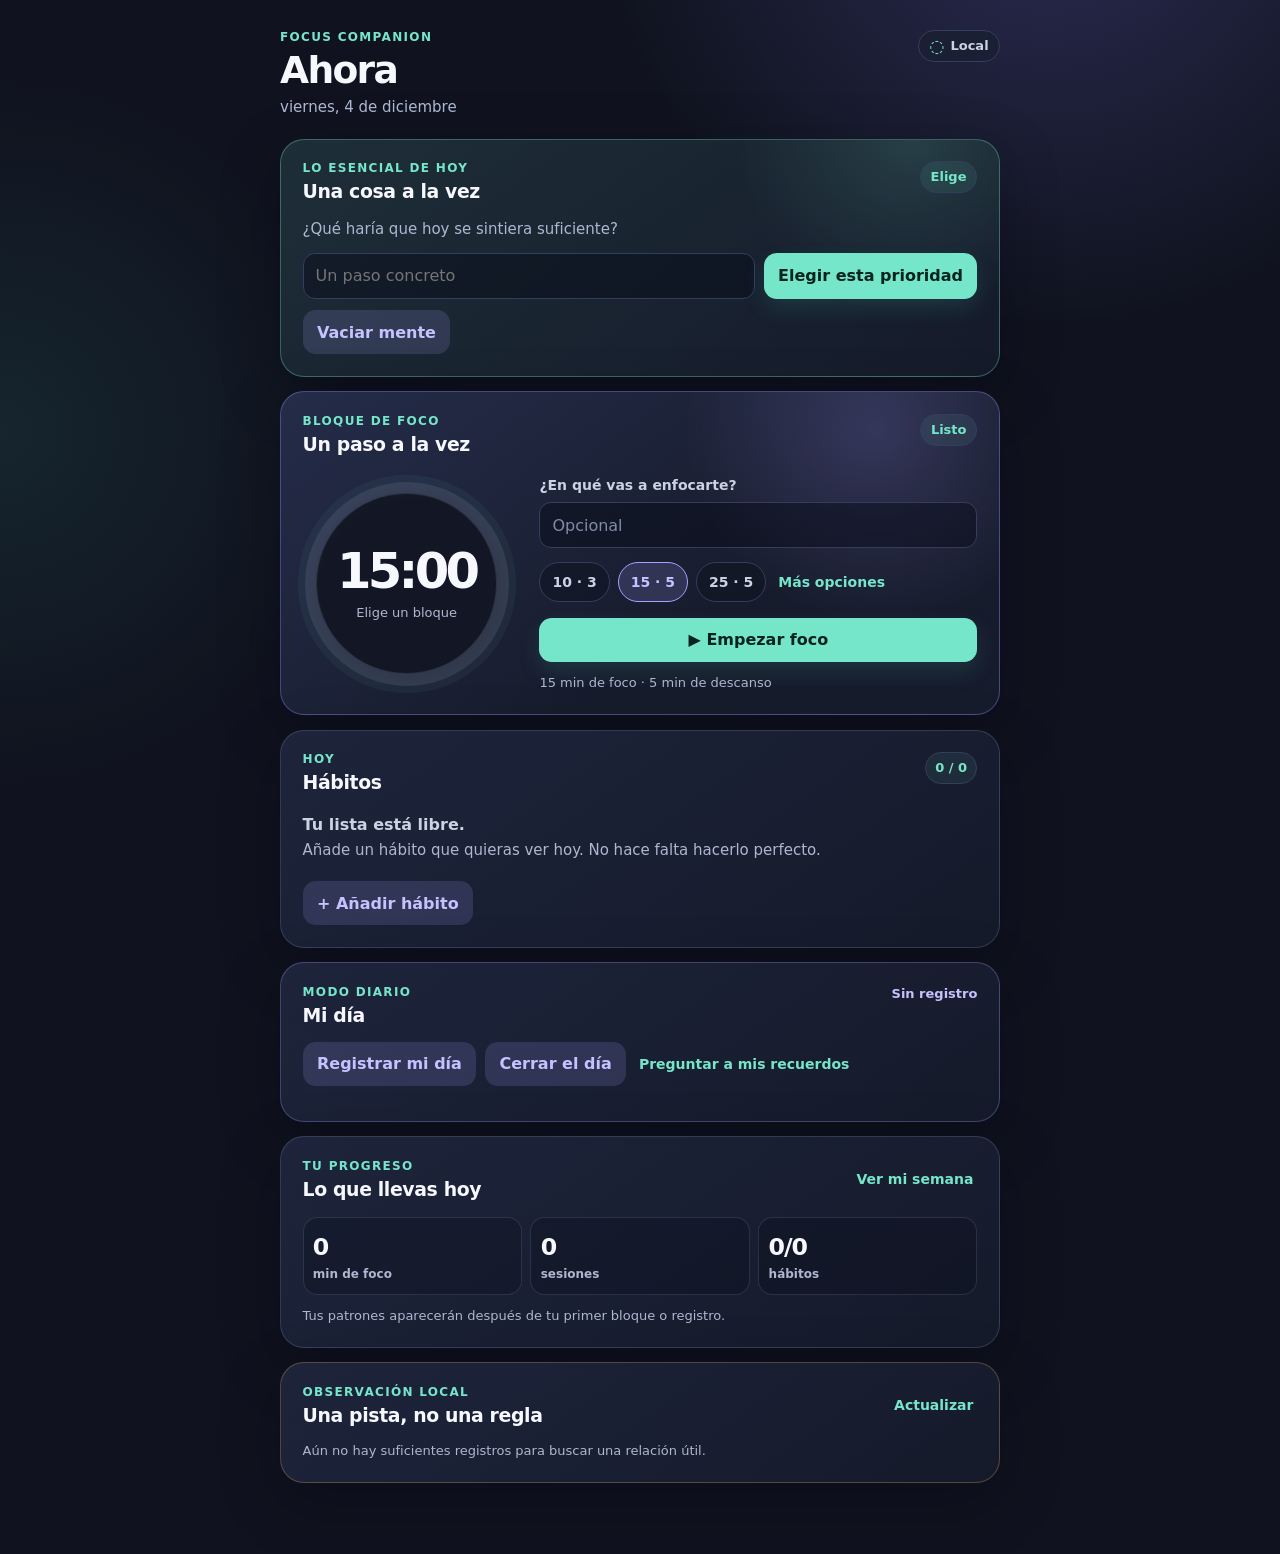
<file: assets/dashboard.html>
<!doctype html>
<html lang="es">
  <head>
    <meta charset="utf-8">
    <meta name="viewport" content="width=device-width, initial-scale=1, viewport-fit=cover">
    <meta name="theme-color" content="#10131f">
    <link rel="icon" type="image/svg+xml" href="data:image/svg+xml,%3Csvg xmlns='http://www.w3.org/2000/svg' viewBox='0 0 32 32'%3E%3Ccircle cx='16' cy='16' r='15' fill='%2310131f' stroke='%2376e6cb' stroke-width='2'/%3E%3Cpath d='m9 16 4.5 4.5L23.5 11' fill='none' stroke='%2376e6cb' stroke-linecap='round' stroke-linejoin='round' stroke-width='3'/%3E%3C/svg%3E">
    <title>Focus Companion</title>
    <link rel="stylesheet" href="style.css">
  </head>
  <body>
    <a class="skip-link" href="#main-content">Ir al contenido</a>

    <main id="main-content" class="app-shell">
      <header class="app-header">
        <div>
          <p class="eyebrow">FOCUS COMPANION</p>
          <h1>Ahora</h1>
          <p id="date-label" class="date-label"></p>
        </div>
        <span class="local-badge" title="Tus datos se guardan solo en este dispositivo">
          <span aria-hidden="true">◌</span> Local
        </span>
      </header>

      <section class="priority-card card" aria-labelledby="priority-title">
        <div class="card-heading">
          <div>
            <p class="section-kicker">LO ESENCIAL DE HOY</p>
            <h2 id="priority-title">Una cosa a la vez</h2>
          </div>
          <span id="priority-status" class="status-pill">Ahora</span>
        </div>

        <div id="priority-content" class="priority-content" aria-live="polite"></div>

        <div class="priority-secondary-actions">
          <button id="open-brain-dump" class="secondary-button" type="button" aria-expanded="false" aria-controls="brain-dump-form">Vaciar mente</button>
          <button id="toggle-inbox" class="text-button" type="button" aria-expanded="false" aria-controls="inbox-ideas">Ideas guardadas</button>
        </div>

        <form id="brain-dump-form" class="brain-dump-form" hidden>
          <label for="brain-dump-input">Escribe sin ordenar; después decides qué importa.</label>
          <textarea id="brain-dump-input" maxlength="2000" rows="5" placeholder="Una idea o una cosa por línea"></textarea>
          <div class="form-actions">
            <button class="primary-button compact" type="submit">Guardar ideas</button>
            <button id="cancel-brain-dump" class="text-button" type="button">Cancelar</button>
          </div>
        </form>

        <div id="inbox-ideas" class="inbox-ideas" hidden></div>
      </section>

      <section class="timer-card card" aria-labelledby="timer-title">
        <div class="card-heading timer-heading">
          <div>
            <p id="timer-kicker" class="section-kicker">BLOQUE DE FOCO</p>
            <h2 id="timer-title">Un paso a la vez</h2>
          </div>
          <span id="timer-status" class="status-pill" aria-live="polite">Listo</span>
        </div>

        <div class="timer-layout">
          <div id="timer-ring" class="timer-ring" style="--progress: 0" aria-label="Temporizador: 15 minutos restantes">
            <div class="timer-core">
              <time id="timer-display" class="timer-display" datetime="PT15M">15:00</time>
              <span id="timer-caption" class="timer-caption">Elige un bloque</span>
            </div>
          </div>

          <div class="timer-controls-area">
            <label id="task-label" class="task-label" for="task-input">¿En qué vas a enfocarte?</label>
            <input id="task-input" class="task-input" type="text" maxlength="140" placeholder="Opcional" autocomplete="off">

            <div id="preset-controls" class="preset-controls" aria-label="Duraciones de foco">
              <button class="preset-chip" type="button" data-focus="10" data-break="3">10 · 3</button>
              <button class="preset-chip is-selected" type="button" data-focus="15" data-break="5">15 · 5</button>
              <button class="preset-chip" type="button" data-focus="25" data-break="5">25 · 5</button>
              <button id="toggle-more-options" class="text-button" type="button" aria-expanded="false" aria-controls="more-options">Más opciones</button>
            </div>

            <div id="more-options" class="more-options" hidden>
              <div class="more-presets" aria-label="Más duraciones de foco">
                <button class="preset-chip" type="button" data-focus="5" data-break="2">5 · 2</button>
                <button class="preset-chip" type="button" data-focus="45" data-break="10">45 · 10</button>
              </div>
              <div class="custom-duration">
                <label>Foco <input id="custom-focus" type="number" inputmode="numeric" min="1" max="180" value="15"> min</label>
                <label>Descanso <input id="custom-break" type="number" inputmode="numeric" min="1" max="60" value="5"> min</label>
                <button id="apply-custom-duration" class="quiet-button" type="button">Usar</button>
              </div>
            </div>

            <div id="timer-actions" class="timer-actions">
              <button id="start-focus" class="primary-button" type="button">
                <span aria-hidden="true">▶</span> Empezar foco
              </button>
            </div>
            <p id="timer-help" class="helper-text">15 min de foco · 5 min de descanso</p>
          </div>
        </div>
      </section>

      <section class="habits-card card" aria-labelledby="habits-title">
        <div class="card-heading">
          <div>
            <p class="section-kicker">HOY</p>
            <h2 id="habits-title">Hábitos</h2>
          </div>
          <span id="habits-count" class="count-badge">0 / 0</span>
        </div>

        <div id="habits-list" class="habits-list" aria-live="polite"></div>

        <div class="habit-actions">
          <button id="open-habit-form" class="secondary-button" type="button">+ Añadir hábito</button>
          <button id="show-more-habits" class="text-button" type="button" hidden>Ver todos</button>
        </div>

        <form id="habit-form" class="habit-form" hidden>
          <label for="habit-name">Un hábito que quieras ver hoy</label>
          <div class="habit-form-row">
            <input id="habit-name" name="habit-name" type="text" maxlength="80" placeholder="Ej. Tomar un vaso de agua" autocomplete="off" required>
            <button class="primary-button compact" type="submit">Guardar</button>
          </div>
          <button id="cancel-habit-form" class="text-button cancel-form" type="button">Cancelar</button>
        </form>
      </section>

      <section class="daily-card card" aria-labelledby="daily-title">
        <div class="card-heading">
          <div>
            <p class="section-kicker">MODO DIARIO</p>
            <h2 id="daily-title">Mi día</h2>
          </div>
          <span id="daily-summary" class="daily-summary">Sin registro</span>
        </div>

        <div class="daily-actions">
          <button id="open-checkin" class="secondary-button" type="button" aria-expanded="false" aria-controls="checkin-form">Registrar mi día</button>
          <button id="open-reflection" class="secondary-button" type="button" aria-expanded="false" aria-controls="reflection-form">Cerrar el día</button>
          <button id="open-memory" class="text-button" type="button" aria-expanded="false" aria-controls="memory-form">Preguntar a mis recuerdos</button>
        </div>

        <form id="checkin-form" class="daily-form" hidden>
          <fieldset>
            <legend>¿Cómo está tu energía?</legend>
            <div id="energy-options" class="energy-options" role="group" aria-label="Energía de 1 a 5">
              <button type="button" data-energy="1" aria-pressed="false">1</button>
              <button type="button" data-energy="2" aria-pressed="false">2</button>
              <button type="button" data-energy="3" aria-pressed="false">3</button>
              <button type="button" data-energy="4" aria-pressed="false">4</button>
              <button type="button" data-energy="5" aria-pressed="false">5</button>
            </div>
          </fieldset>
          <label for="daily-note">Una nota opcional</label>
          <textarea id="daily-note" maxlength="1000" rows="3" placeholder="Ej. Empezar por algo pequeño me ayudó."></textarea>
          <div class="form-actions">
            <button class="primary-button compact" type="submit">Guardar mi día</button>
            <button id="cancel-checkin" class="text-button" type="button">Cancelar</button>
          </div>
        </form>

        <form id="reflection-form" class="daily-form" hidden>
          <label for="daily-reflection">¿Qué te ayudó o hizo más difícil el día?</label>
          <textarea id="daily-reflection" maxlength="1200" rows="4" placeholder="No tienes que escribir nada perfecto."></textarea>
          <div class="form-actions">
            <button class="primary-button compact" type="submit">Guardar cierre</button>
            <button id="cancel-reflection" class="text-button" type="button">Cancelar</button>
          </div>
        </form>

        <form id="memory-form" class="daily-form memory-form" hidden>
          <label for="memory-query">Busca solo en tus registros guardados en este dispositivo</label>
          <div class="memory-query-row">
            <input id="memory-query" type="search" maxlength="300" placeholder="Ej. ¿Qué me ayudó cuando estuve saturado?" autocomplete="off">
            <button class="primary-button compact" type="submit">Buscar</button>
          </div>
          <p class="helper-text">La pregunta no se guarda. En el chat, el agente puede usar las fuentes encontradas para responderte.</p>
        </form>

        <div id="memory-results" class="memory-results" aria-live="polite"></div>
      </section>

      <section class="progress-card card" aria-labelledby="progress-title">
        <div class="card-heading">
          <div>
            <p class="section-kicker">TU PROGRESO</p>
            <h2 id="progress-title">Lo que llevas hoy</h2>
          </div>
          <button id="toggle-week" class="text-button" type="button" aria-expanded="false" aria-controls="week-panel">Ver mi semana</button>
        </div>

        <div id="progress-summary" class="progress-summary"></div>
        <p id="progress-note" class="helper-text"></p>
      </section>

      <section id="insight-card" class="insight-card card" aria-labelledby="insight-title">
        <div class="card-heading">
          <div>
            <p class="section-kicker">OBSERVACIÓN LOCAL</p>
            <h2 id="insight-title">Una pista, no una regla</h2>
          </div>
          <button id="refresh-insight" class="text-button" type="button">Actualizar</button>
        </div>
        <div id="insight-content" class="insight-content" aria-live="polite"></div>
      </section>

      <section id="week-panel" class="week-card card" aria-labelledby="week-title" hidden>
        <div class="card-heading">
          <div>
            <p class="section-kicker">ÚLTIMOS 7 DÍAS</p>
            <h2 id="week-title">Mi semana</h2>
          </div>
          <span id="week-focus-copy" class="week-total"></span>
        </div>

        <div id="focus-chart" class="focus-chart" role="img" aria-label="Minutos de foco por día"></div>
        <p id="week-session-copy" class="helper-text"></p>

        <div class="habit-week-heading">
          <h3>Hábitos</h3>
          <span>Registro semanal</span>
        </div>
        <div id="habit-week-stats" class="habit-week-stats"></div>
      </section>

      <p id="app-message" class="app-message" role="status" aria-live="polite"></p>
    </main>

    <script src="../scripts/storage.js"></script>
    <script src="app.js"></script>
  </body>
</html>
</file>
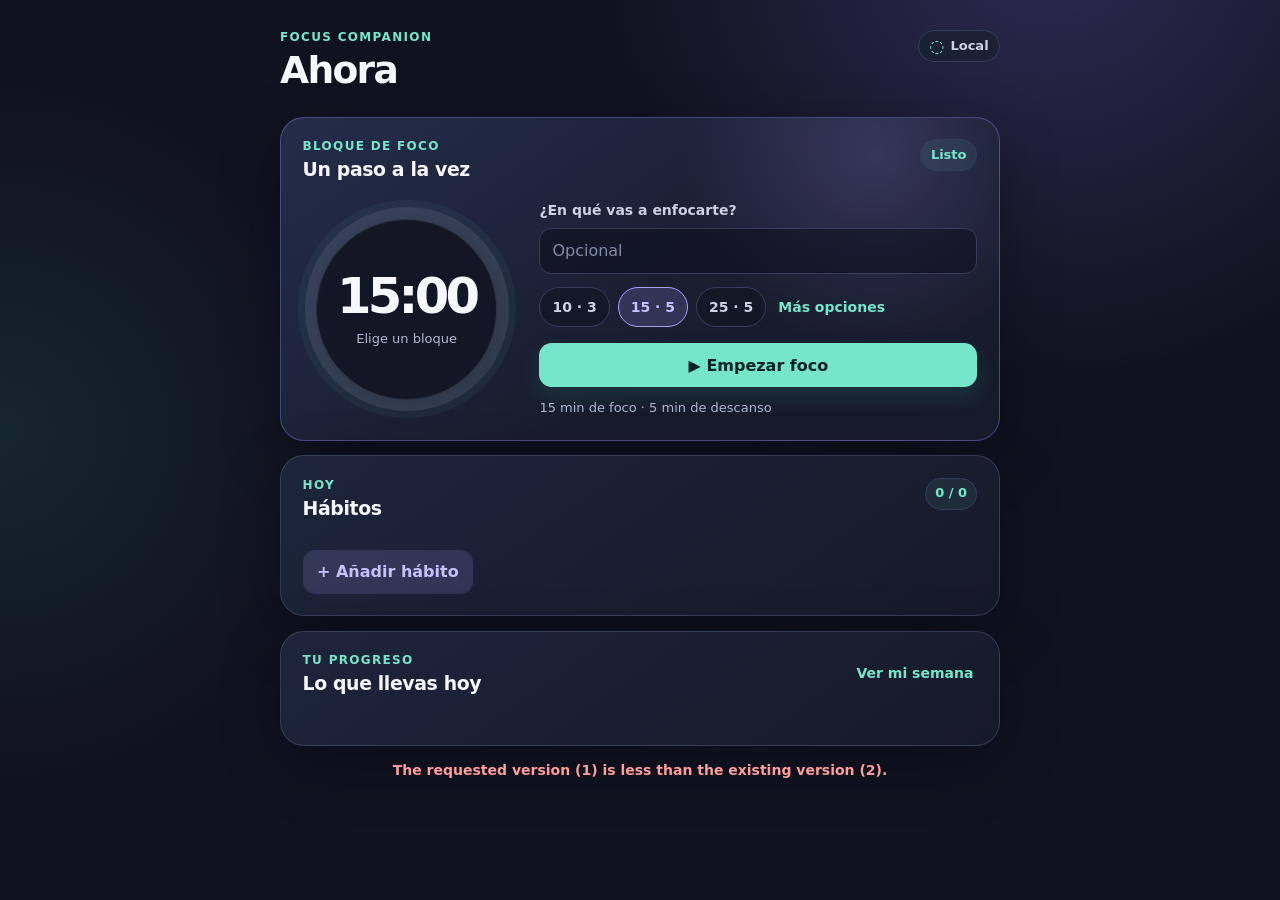
<file: adhd-focus-companion/assets/dashboard.html>
<!doctype html>
<html lang="es">
  <head>
    <meta charset="utf-8">
    <meta name="viewport" content="width=device-width, initial-scale=1, viewport-fit=cover">
    <meta name="theme-color" content="#10131f">
    <link rel="icon" type="image/svg+xml" href="data:image/svg+xml,%3Csvg xmlns='http://www.w3.org/2000/svg' viewBox='0 0 32 32'%3E%3Ccircle cx='16' cy='16' r='15' fill='%2310131f' stroke='%2376e6cb' stroke-width='2'/%3E%3Cpath d='m9 16 4.5 4.5L23.5 11' fill='none' stroke='%2376e6cb' stroke-linecap='round' stroke-linejoin='round' stroke-width='3'/%3E%3C/svg%3E">
    <title>Focus Companion</title>
    <link rel="stylesheet" href="style.css">
  </head>
  <body>
    <a class="skip-link" href="#main-content">Ir al contenido</a>

    <main id="main-content" class="app-shell">
      <header class="app-header">
        <div>
          <p class="eyebrow">FOCUS COMPANION</p>
          <h1>Ahora</h1>
          <p id="date-label" class="date-label"></p>
        </div>
        <span class="local-badge" title="Tus datos se guardan solo en este dispositivo">
          <span aria-hidden="true">◌</span> Local
        </span>
      </header>

      <section class="timer-card card" aria-labelledby="timer-title">
        <div class="card-heading timer-heading">
          <div>
            <p id="timer-kicker" class="section-kicker">BLOQUE DE FOCO</p>
            <h2 id="timer-title">Un paso a la vez</h2>
          </div>
          <span id="timer-status" class="status-pill" aria-live="polite">Listo</span>
        </div>

        <div class="timer-layout">
          <div id="timer-ring" class="timer-ring" style="--progress: 0" aria-label="Temporizador: 15 minutos restantes">
            <div class="timer-core">
              <time id="timer-display" class="timer-display" datetime="PT15M">15:00</time>
              <span id="timer-caption" class="timer-caption">Elige un bloque</span>
            </div>
          </div>

          <div class="timer-controls-area">
            <label class="task-label" for="task-input">¿En qué vas a enfocarte?</label>
            <input id="task-input" class="task-input" type="text" maxlength="140" placeholder="Opcional" autocomplete="off">

            <div id="preset-controls" class="preset-controls" aria-label="Duraciones de foco">
              <button class="preset-chip" type="button" data-focus="10" data-break="3">10 · 3</button>
              <button class="preset-chip is-selected" type="button" data-focus="15" data-break="5">15 · 5</button>
              <button class="preset-chip" type="button" data-focus="25" data-break="5">25 · 5</button>
              <button id="toggle-more-options" class="text-button" type="button" aria-expanded="false" aria-controls="more-options">Más opciones</button>
            </div>

            <div id="more-options" class="more-options" hidden>
              <div class="more-presets" aria-label="Más duraciones de foco">
                <button class="preset-chip" type="button" data-focus="5" data-break="2">5 · 2</button>
                <button class="preset-chip" type="button" data-focus="45" data-break="10">45 · 10</button>
              </div>
              <div class="custom-duration">
                <label>Foco <input id="custom-focus" type="number" inputmode="numeric" min="1" max="180" value="15"> min</label>
                <label>Descanso <input id="custom-break" type="number" inputmode="numeric" min="1" max="60" value="5"> min</label>
                <button id="apply-custom-duration" class="quiet-button" type="button">Usar</button>
              </div>
            </div>

            <div id="timer-actions" class="timer-actions">
              <button id="start-focus" class="primary-button" type="button">
                <span aria-hidden="true">▶</span> Empezar foco
              </button>
            </div>
            <p id="timer-help" class="helper-text">15 min de foco · 5 min de descanso</p>
          </div>
        </div>
      </section>

      <section class="habits-card card" aria-labelledby="habits-title">
        <div class="card-heading">
          <div>
            <p class="section-kicker">HOY</p>
            <h2 id="habits-title">Hábitos</h2>
          </div>
          <span id="habits-count" class="count-badge">0 / 0</span>
        </div>

        <div id="habits-list" class="habits-list" aria-live="polite"></div>

        <div class="habit-actions">
          <button id="open-habit-form" class="secondary-button" type="button">+ Añadir hábito</button>
          <button id="show-more-habits" class="text-button" type="button" hidden>Ver todos</button>
        </div>

        <form id="habit-form" class="habit-form" hidden>
          <label for="habit-name">Un hábito que quieras ver hoy</label>
          <div class="habit-form-row">
            <input id="habit-name" name="habit-name" type="text" maxlength="80" placeholder="Ej. Tomar un vaso de agua" autocomplete="off" required>
            <button class="primary-button compact" type="submit">Guardar</button>
          </div>
          <button id="cancel-habit-form" class="text-button cancel-form" type="button">Cancelar</button>
        </form>
      </section>

      <section class="progress-card card" aria-labelledby="progress-title">
        <div class="card-heading">
          <div>
            <p class="section-kicker">TU PROGRESO</p>
            <h2 id="progress-title">Lo que llevas hoy</h2>
          </div>
          <button id="toggle-week" class="text-button" type="button" aria-expanded="false" aria-controls="week-panel">Ver mi semana</button>
        </div>

        <div id="progress-summary" class="progress-summary"></div>
        <p id="progress-note" class="helper-text"></p>
      </section>

      <section id="week-panel" class="week-card card" aria-labelledby="week-title" hidden>
        <div class="card-heading">
          <div>
            <p class="section-kicker">ÚLTIMOS 7 DÍAS</p>
            <h2 id="week-title">Mi semana</h2>
          </div>
          <span id="week-focus-copy" class="week-total"></span>
        </div>

        <div id="focus-chart" class="focus-chart" role="img" aria-label="Minutos de foco por día"></div>
        <p id="week-session-copy" class="helper-text"></p>

        <div class="habit-week-heading">
          <h3>Hábitos</h3>
          <span>Registro semanal</span>
        </div>
        <div id="habit-week-stats" class="habit-week-stats"></div>
      </section>

      <p id="app-message" class="app-message" role="status" aria-live="polite"></p>
    </main>

    <script src="../scripts/storage.js"></script>
    <script src="app.js"></script>
  </body>
</html>
</file>
<file: assets/style.css>
:root {
  color-scheme: dark;
  --page: #10131f;
  --page-glow: #18203b;
  --surface: #1a1f31;
  --surface-raised: #222942;
  --surface-soft: #171c2c;
  --line: #343d5e;
  --text: #f7f8fe;
  --muted: #aeb7d0;
  --muted-strong: #cbd2e4;
  --violet: #a7a1ff;
  --violet-strong: #c6c2ff;
  --aqua: #76e6cb;
  --aqua-deep: #2f867b;
  --amber: #ffbf69;
  --danger: #ff9d9d;
  --radius-large: 1.5rem;
  --radius-medium: 1rem;
  --shadow: 0 1.125rem 3.75rem rgba(1, 4, 16, 0.32);
}

* {
  box-sizing: border-box;
}

html {
  min-height: 100%;
  background: var(--page);
}

body {
  min-width: 20rem;
  min-height: 100vh;
  margin: 0;
  background:
    radial-gradient(circle at 82% -8%, rgba(135, 126, 255, 0.23), transparent 28rem),
    radial-gradient(circle at 0 27rem, rgba(61, 169, 150, 0.12), transparent 22rem),
    var(--page);
  color: var(--text);
  font-family: Inter, ui-sans-serif, system-ui, -apple-system, BlinkMacSystemFont, "Segoe UI", sans-serif;
  font-size: 1rem;
  line-height: 1.45;
  -webkit-font-smoothing: antialiased;
}

button,
input {
  font: inherit;
}

button {
  min-height: 2.75rem;
  border: 0;
  border-radius: 0.8rem;
  cursor: pointer;
  touch-action: manipulation;
}

button:focus-visible,
input:focus-visible {
  outline: 0.1875rem solid var(--aqua);
  outline-offset: 0.1875rem;
}

button:disabled {
  cursor: not-allowed;
  opacity: 0.58;
}

.skip-link {
  position: fixed;
  z-index: 10;
  top: -4rem;
  left: 1rem;
  padding: 0.7rem 1rem;
  border-radius: 0.65rem;
  background: var(--text);
  color: var(--page);
  font-weight: 700;
  text-decoration: none;
}

.skip-link:focus {
  top: 1rem;
}

.app-shell {
  width: min(100%, 48rem);
  margin: 0 auto;
  padding: max(1.4rem, env(safe-area-inset-top)) 1rem max(2rem, env(safe-area-inset-bottom));
}

.app-header {
  display: flex;
  align-items: flex-start;
  justify-content: space-between;
  gap: 1rem;
  margin: 0.5rem 0 1.25rem;
}

.app-header h1,
.card h2,
.card h3,
.app-header p {
  margin: 0;
}

.app-header h1 {
  font-size: clamp(1.75rem, 7vw, 2.35rem);
  letter-spacing: -0.045em;
  line-height: 1;
}

.eyebrow,
.section-kicker {
  color: var(--aqua);
  font-size: 0.75rem;
  font-weight: 800;
  letter-spacing: 0.11em;
  line-height: 1.2;
}

.eyebrow {
  margin-bottom: 0.45rem !important;
}

.date-label {
  margin-top: 0.45rem !important;
  color: var(--muted);
  font-size: 0.9375rem;
}

.local-badge,
.status-pill,
.count-badge {
  display: inline-flex;
  align-items: center;
  justify-content: center;
  min-height: 2rem;
  border: 0.0625rem solid var(--line);
  border-radius: 999px;
  color: var(--muted-strong);
  font-size: 0.8125rem;
  font-weight: 700;
  white-space: nowrap;
}

.local-badge {
  gap: 0.36rem;
  padding: 0.25rem 0.65rem;
  background: rgba(24, 31, 49, 0.75);
}

.local-badge span {
  color: var(--aqua);
  font-size: 1.1rem;
  line-height: 1;
}

.card {
  margin-top: 0.9rem;
  padding: 1.15rem;
  border: 0.0625rem solid rgba(135, 148, 191, 0.25);
  border-radius: var(--radius-large);
  background: linear-gradient(145deg, rgba(31, 38, 61, 0.95), rgba(22, 27, 43, 0.96));
  box-shadow: var(--shadow);
}

.timer-card {
  overflow: hidden;
  border-color: rgba(152, 144, 255, 0.36);
  background:
    radial-gradient(circle at 83% 12%, rgba(164, 154, 255, 0.2), transparent 12rem),
    linear-gradient(145deg, #252c49, #171c2d 64%);
}

.card-heading {
  display: flex;
  align-items: flex-start;
  justify-content: space-between;
  gap: 1rem;
}

.section-kicker {
  margin: 0 0 0.35rem;
}

.card h2 {
  font-size: 1.18rem;
  letter-spacing: -0.02em;
  line-height: 1.15;
}

.status-pill {
  padding: 0.22rem 0.62rem;
  background: rgba(118, 230, 203, 0.08);
  color: var(--aqua);
}

.status-pill.is-paused {
  border-color: rgba(255, 191, 105, 0.48);
  background: rgba(255, 191, 105, 0.08);
  color: var(--amber);
}

.status-pill.is-ended {
  border-color: rgba(255, 191, 105, 0.5);
  color: var(--amber);
}

.timer-layout {
  display: grid;
  align-items: center;
  gap: 1.4rem;
  padding-top: 1.2rem;
}

.timer-ring {
  --progress: 0;
  display: grid;
  width: min(12.75rem, 58vw);
  aspect-ratio: 1;
  place-self: center;
  place-items: center;
  padding: 0.72rem;
  border-radius: 50%;
  background: conic-gradient(var(--aqua) calc(var(--progress) * 1%), rgba(203, 210, 228, 0.12) 0);
  box-shadow: 0 0 0 0.45rem rgba(118, 230, 203, 0.05), inset 0 0 2rem rgba(118, 230, 203, 0.08);
}

.timer-ring.is-break {
  background: conic-gradient(var(--amber) calc(var(--progress) * 1%), rgba(203, 210, 228, 0.12) 0);
  box-shadow: 0 0 0 0.45rem rgba(255, 191, 105, 0.05), inset 0 0 2rem rgba(255, 191, 105, 0.08);
}

.timer-ring.is-idle {
  background: conic-gradient(var(--violet) calc(var(--progress) * 1%), rgba(203, 210, 228, 0.12) 0);
}

.timer-core {
  display: grid;
  width: 100%;
  height: 100%;
  place-content: center;
  border: 0.0625rem solid rgba(224, 228, 255, 0.12);
  border-radius: 50%;
  background: rgba(17, 21, 34, 0.92);
  text-align: center;
}

.timer-display {
  font-variant-numeric: tabular-nums;
  font-size: clamp(2.1rem, 10vw, 3.1rem);
  font-weight: 760;
  letter-spacing: -0.075em;
  line-height: 1;
}

.timer-caption {
  max-width: 8rem;
  margin: 0.55rem auto 0;
  color: var(--muted);
  font-size: 0.8125rem;
  line-height: 1.2;
}

.timer-controls-area {
  min-width: 0;
}

.task-label,
.habit-form label {
  display: block;
  margin-bottom: 0.45rem;
  color: var(--muted-strong);
  font-size: 0.875rem;
  font-weight: 650;
}

.task-input,
.habit-form input,
.custom-duration input {
  min-height: 2.75rem;
  border: 0.0625rem solid var(--line);
  border-radius: 0.75rem;
  background: rgba(8, 12, 23, 0.48);
  color: var(--text);
}

.task-input,
.habit-form input {
  width: 100%;
  padding: 0.65rem 0.75rem;
}

.task-input::placeholder,
.habit-form input::placeholder {
  color: #818ba7;
}

.preset-controls,
.more-presets {
  display: flex;
  flex-wrap: wrap;
  align-items: center;
  gap: 0.5rem;
  margin-top: 0.85rem;
}

.preset-chip {
  min-height: 2.5rem;
  padding: 0.35rem 0.75rem;
  border: 0.0625rem solid var(--line);
  border-radius: 999px;
  background: rgba(16, 20, 34, 0.6);
  color: var(--muted-strong);
  font-size: 0.875rem;
  font-weight: 720;
}

.preset-chip.is-selected {
  border-color: var(--violet);
  background: rgba(167, 161, 255, 0.17);
  color: var(--violet-strong);
}

.text-button {
  min-height: 2.5rem;
  padding: 0.35rem 0.25rem;
  border-radius: 0.55rem;
  background: transparent;
  color: var(--aqua);
  font-size: 0.875rem;
  font-weight: 720;
  text-align: left;
}

.text-button:hover {
  color: #b6ffeb;
}

.more-options {
  margin-top: 0.7rem;
  padding: 0.7rem;
  border: 0.0625rem solid var(--line);
  border-radius: var(--radius-medium);
  background: rgba(11, 15, 28, 0.34);
}

.more-presets {
  margin-top: 0;
}

.custom-duration {
  display: grid;
  grid-template-columns: 1fr 1fr auto;
  gap: 0.45rem;
  align-items: end;
  margin-top: 0.75rem;
}

.custom-duration label {
  display: grid;
  gap: 0.25rem;
  color: var(--muted);
  font-size: 0.75rem;
  font-weight: 650;
}

.custom-duration input {
  width: 100%;
  min-height: 2.5rem;
  padding: 0.45rem;
}

.quiet-button {
  min-height: 2.5rem;
  padding: 0.35rem 0.65rem;
  background: var(--surface-raised);
  color: var(--text);
  font-size: 0.875rem;
  font-weight: 700;
}

.timer-actions {
  display: flex;
  flex-wrap: wrap;
  gap: 0.55rem;
  margin-top: 1rem;
}

.primary-button,
.secondary-button {
  padding: 0.55rem 0.9rem;
  font-weight: 760;
}

.primary-button {
  flex: 1 1 11rem;
  background: var(--aqua);
  color: #06231f;
  box-shadow: 0 0.6rem 1.25rem rgba(47, 134, 123, 0.22);
}

.primary-button:hover {
  background: #9af8df;
}

.primary-button.compact {
  flex: 0 0 auto;
  min-width: 5.6rem;
}

.secondary-button {
  background: rgba(167, 161, 255, 0.16);
  color: var(--violet-strong);
}

.secondary-button:hover,
.quiet-button:hover {
  background: rgba(167, 161, 255, 0.27);
}

.danger-button {
  flex: 0 1 auto;
  padding: 0.55rem 0.9rem;
  border: 0.0625rem solid rgba(255, 157, 157, 0.36);
  background: transparent;
  color: var(--danger);
  font-size: 0.9rem;
  font-weight: 700;
}

.helper-text {
  margin: 0.75rem 0 0;
  color: var(--muted);
  font-size: 0.8125rem;
  line-height: 1.45;
}

.count-badge {
  padding: 0.18rem 0.58rem;
  background: rgba(118, 230, 203, 0.08);
  color: var(--aqua);
}

.habits-list {
  display: grid;
  gap: 0.55rem;
  margin-top: 1rem;
}

.habit-row {
  display: flex;
  align-items: center;
  gap: 0.75rem;
  min-height: 3.5rem;
  padding: 0.45rem 0.55rem;
  border: 0.0625rem solid transparent;
  border-radius: var(--radius-medium);
  background: rgba(8, 12, 23, 0.28);
}

.habit-row.is-complete {
  border-color: rgba(118, 230, 203, 0.22);
  background: rgba(118, 230, 203, 0.08);
}

.habit-toggle {
  display: grid;
  flex: 0 0 2.75rem;
  width: 2.75rem;
  min-height: 2.75rem;
  place-items: center;
  border: 0.125rem solid #8994b5;
  border-radius: 50%;
  background: transparent;
  color: transparent;
  font-size: 1.2rem;
  font-weight: 900;
}

.habit-row.is-complete .habit-toggle {
  border-color: var(--aqua);
  background: var(--aqua);
  color: #082b25;
}

.habit-copy {
  min-width: 0;
}

.habit-name {
  display: block;
  overflow: hidden;
  font-size: 0.975rem;
  font-weight: 720;
  text-overflow: ellipsis;
  white-space: nowrap;
}

.habit-state {
  display: block;
  margin-top: 0.08rem;
  color: var(--muted);
  font-size: 0.8125rem;
}

.habit-actions {
  display: flex;
  flex-wrap: wrap;
  align-items: center;
  gap: 0.6rem;
  margin-top: 0.9rem;
}

.habit-actions .secondary-button {
  flex: 0 0 auto;
}

.empty-state {
  padding: 0.2rem 0 0.35rem;
  color: var(--muted);
  font-size: 0.9375rem;
}

.empty-state strong {
  display: block;
  margin-bottom: 0.2rem;
  color: var(--muted-strong);
  font-size: 1rem;
}

.habit-form {
  margin-top: 1rem;
  padding: 0.85rem;
  border: 0.0625rem solid var(--line);
  border-radius: var(--radius-medium);
  background: rgba(10, 14, 25, 0.36);
}

.habit-form-row {
  display: flex;
  gap: 0.55rem;
}

.habit-form-row input {
  min-width: 0;
}

.cancel-form {
  margin-top: 0.35rem;
}

.progress-summary {
  display: grid;
  grid-template-columns: repeat(3, minmax(0, 1fr));
  gap: 0.55rem;
  margin-top: 1rem;
}

.stat-tile {
  min-width: 0;
  padding: 0.75rem 0.58rem;
  border: 0.0625rem solid rgba(135, 148, 191, 0.2);
  border-radius: 0.9rem;
  background: rgba(7, 11, 22, 0.26);
}

.stat-value {
  display: block;
  overflow: hidden;
  color: var(--text);
  font-size: clamp(1.1rem, 5vw, 1.48rem);
  font-weight: 800;
  letter-spacing: -0.045em;
  text-overflow: ellipsis;
  white-space: nowrap;
}

.stat-label {
  display: block;
  margin-top: 0.2rem;
  color: var(--muted);
  font-size: 0.75rem;
  font-weight: 650;
  line-height: 1.2;
}

.week-card {
  padding-bottom: 1.35rem;
}

.week-total {
  max-width: 9rem;
  color: var(--aqua);
  font-size: 0.8125rem;
  font-weight: 750;
  text-align: right;
}

.focus-chart {
  display: grid;
  grid-template-columns: repeat(7, minmax(0, 1fr));
  align-items: end;
  gap: 0.42rem;
  min-height: 10rem;
  margin-top: 1.1rem;
  padding: 0.75rem 0.25rem 0.1rem;
  border-bottom: 0.0625rem solid var(--line);
}

.chart-day {
  display: grid;
  grid-template-rows: minmax(0, 1fr) auto auto;
  gap: 0.32rem;
  height: 9rem;
  align-items: end;
  text-align: center;
}

.chart-value {
  color: var(--muted-strong);
  font-size: 0.6875rem;
  font-variant-numeric: tabular-nums;
  line-height: 1;
}

.chart-bar-track {
  display: flex;
  align-items: flex-end;
  height: 6.1rem;
  border-radius: 0.42rem 0.42rem 0.12rem 0.12rem;
  background: rgba(255, 255, 255, 0.04);
}

.chart-bar {
  width: 100%;
  min-height: 0.22rem;
  border-radius: 0.42rem 0.42rem 0.12rem 0.12rem;
  background: linear-gradient(180deg, var(--aqua), var(--aqua-deep));
}

.chart-label {
  color: var(--muted);
  font-size: 0.7rem;
  font-weight: 720;
}

.habit-week-heading {
  display: flex;
  align-items: baseline;
  justify-content: space-between;
  gap: 1rem;
  margin-top: 1.25rem;
}

.habit-week-heading h3 {
  font-size: 1rem;
}

.habit-week-heading span {
  color: var(--muted);
  font-size: 0.75rem;
}

.habit-week-stats {
  display: grid;
  gap: 0.75rem;
  margin-top: 0.8rem;
}

.habit-stat-row {
  display: grid;
  grid-template-columns: minmax(0, 1fr) auto;
  gap: 0.38rem 0.8rem;
}

.habit-stat-name {
  overflow: hidden;
  color: var(--muted-strong);
  font-size: 0.875rem;
  font-weight: 680;
  text-overflow: ellipsis;
  white-space: nowrap;
}

.habit-stat-copy {
  color: var(--muted);
  font-size: 0.75rem;
}

.habit-progress {
  grid-column: 1 / -1;
  height: 0.42rem;
  overflow: hidden;
  border-radius: 999px;
  background: rgba(255, 255, 255, 0.1);
}

.habit-progress span {
  display: block;
  width: var(--rate, 0%);
  height: 100%;
  border-radius: inherit;
  background: var(--violet);
}

.app-message {
  min-height: 1.5rem;
  margin: 0.9rem 0 0;
  color: var(--aqua);
  font-size: 0.875rem;
  font-weight: 650;
  text-align: center;
}

.app-message.is-error {
  color: var(--danger);
}

.priority-card {
  border-color: rgba(118, 230, 203, 0.34);
  background:
    radial-gradient(circle at 88% 0, rgba(118, 230, 203, 0.14), transparent 11rem),
    linear-gradient(145deg, rgba(31, 48, 57, 0.96), rgba(22, 27, 43, 0.96));
}

.priority-content {
  margin-top: 1rem;
}

.priority-question,
.priority-copy,
.priority-task {
  margin: 0;
}

.priority-question,
.priority-copy {
  color: var(--muted);
  font-size: 0.9375rem;
}

.priority-task {
  color: var(--text);
  font-size: 1.16rem;
  font-weight: 760;
  letter-spacing: -0.018em;
}

.priority-copy {
  margin-top: 0.38rem;
}

.priority-form,
.memory-query-row {
  display: flex;
  gap: 0.55rem;
  margin-top: 0.78rem;
}

.priority-form input,
.brain-dump-form textarea,
.daily-form input,
.daily-form textarea {
  width: 100%;
  min-width: 0;
  min-height: 2.75rem;
  padding: 0.65rem 0.75rem;
  border: 0.0625rem solid var(--line);
  border-radius: 0.75rem;
  background: rgba(8, 12, 23, 0.48);
  color: var(--text);
}

.brain-dump-form textarea,
.daily-form textarea {
  min-height: 5.6rem;
  resize: vertical;
}

textarea {
  font: inherit;
}

textarea:focus-visible {
  outline: 0.1875rem solid var(--aqua);
  outline-offset: 0.1875rem;
}

.priority-actions,
.priority-secondary-actions,
.daily-actions,
.form-actions {
  display: flex;
  flex-wrap: wrap;
  align-items: center;
  gap: 0.55rem;
}

.priority-actions {
  margin-top: 0.86rem;
}

.priority-secondary-actions {
  margin-top: 0.72rem;
}

.priority-secondary-actions .secondary-button,
.daily-actions .secondary-button {
  flex: 0 0 auto;
}

.brain-dump-form,
.daily-form,
.inbox-ideas,
.memory-results {
  margin-top: 0.85rem;
}

.brain-dump-form,
.daily-form {
  padding: 0.85rem;
  border: 0.0625rem solid var(--line);
  border-radius: var(--radius-medium);
  background: rgba(10, 14, 25, 0.36);
}

.brain-dump-form label,
.daily-form label,
.daily-form legend {
  display: block;
  margin-bottom: 0.46rem;
  color: var(--muted-strong);
  font-size: 0.875rem;
  font-weight: 650;
}

.form-actions {
  margin-top: 0.72rem;
}

.inbox-ideas {
  display: grid;
  gap: 0.55rem;
}

.inbox-heading {
  margin: 0;
  color: var(--muted);
  font-size: 0.8125rem;
}

.inbox-idea {
  display: flex;
  align-items: center;
  justify-content: space-between;
  gap: 0.75rem;
  padding: 0.65rem 0.7rem;
  border: 0.0625rem solid rgba(135, 148, 191, 0.2);
  border-radius: 0.85rem;
  background: rgba(7, 11, 22, 0.26);
}

.inbox-idea div {
  min-width: 0;
}

.inbox-idea span,
.inbox-idea small {
  display: block;
}

.inbox-idea span {
  overflow: hidden;
  color: var(--muted-strong);
  font-size: 0.875rem;
  font-weight: 650;
  text-overflow: ellipsis;
  white-space: nowrap;
}

.inbox-idea small {
  margin-top: 0.12rem;
  color: var(--muted);
  font-size: 0.72rem;
}

.daily-card {
  border-color: rgba(167, 161, 255, 0.3);
}

.daily-summary {
  color: var(--violet-strong);
  font-size: 0.8125rem;
  font-weight: 720;
  text-align: right;
}

.daily-actions {
  margin-top: 0.95rem;
}

.daily-form fieldset {
  margin: 0 0 0.85rem;
  padding: 0;
  border: 0;
}

.energy-options {
  display: grid;
  grid-template-columns: repeat(5, minmax(0, 1fr));
  gap: 0.4rem;
}

.energy-options button {
  min-height: 2.5rem;
  border: 0.0625rem solid var(--line);
  background: rgba(7, 11, 22, 0.36);
  color: var(--muted-strong);
  font-weight: 750;
}

.energy-options button.is-selected {
  border-color: var(--violet);
  background: rgba(167, 161, 255, 0.24);
  color: var(--violet-strong);
}

.memory-form {
  border-color: rgba(118, 230, 203, 0.22);
}

.memory-query-row {
  margin-top: 0;
}

.memory-results {
  display: grid;
  gap: 0.55rem;
}

.memory-result-label,
.memory-empty {
  margin: 0;
  color: var(--muted);
  font-size: 0.8125rem;
}

.memory-source,
.safety-card {
  padding: 0.78rem;
  border: 0.0625rem solid rgba(135, 148, 191, 0.24);
  border-radius: 0.85rem;
  background: rgba(7, 11, 22, 0.26);
}

.memory-source p,
.safety-card p {
  margin: 0.5rem 0;
  color: var(--muted-strong);
  font-size: 0.875rem;
}

.memory-source-meta {
  display: flex;
  justify-content: space-between;
  gap: 0.7rem;
  color: var(--aqua);
  font-size: 0.75rem;
  font-weight: 720;
}

.memory-source-meta time {
  color: var(--muted);
}

.safety-card {
  border-color: rgba(255, 191, 105, 0.52);
  background: rgba(255, 191, 105, 0.08);
}

.safety-card strong {
  color: var(--amber);
}

.insight-card {
  border-color: rgba(255, 191, 105, 0.26);
}

.insight-content {
  margin-top: 0.95rem;
}

.insight-content p {
  margin: 0;
}

.insight-caveat,
.insight-suggestion {
  margin-top: 0.55rem !important;
  color: var(--muted);
  font-size: 0.875rem;
}

.insight-evidence {
  color: var(--muted-strong);
  font-size: 0.9375rem;
}

.insight-suggestion strong {
  color: var(--amber);
}

[hidden] {
  display: none !important;
}

@media (min-width: 39rem) {
  .app-shell {
    padding-inline: 1.5rem;
  }

  .card {
    padding: 1.35rem;
  }

  .timer-layout {
    grid-template-columns: 13rem minmax(0, 1fr);
    gap: 1.8rem;
  }

  .timer-ring {
    width: 12.75rem;
  }
}

@media (max-width: 23rem) {
  .custom-duration {
    grid-template-columns: 1fr 1fr;
  }

  .quiet-button {
    grid-column: 1 / -1;
  }

  .habit-form-row {
    flex-wrap: wrap;
  }

  .primary-button.compact {
    width: 100%;
  }
}

@media (prefers-reduced-motion: reduce) {
  *,
  *::before,
  *::after {
    scroll-behavior: auto !important;
    transition-duration: 0.01ms !important;
    animation-duration: 0.01ms !important;
    animation-iteration-count: 1 !important;
  }
}
</file>
<file: adhd-focus-companion/assets/style.css>
:root {
  color-scheme: dark;
  --page: #10131f;
  --page-glow: #18203b;
  --surface: #1a1f31;
  --surface-raised: #222942;
  --surface-soft: #171c2c;
  --line: #343d5e;
  --text: #f7f8fe;
  --muted: #aeb7d0;
  --muted-strong: #cbd2e4;
  --violet: #a7a1ff;
  --violet-strong: #c6c2ff;
  --aqua: #76e6cb;
  --aqua-deep: #2f867b;
  --amber: #ffbf69;
  --danger: #ff9d9d;
  --radius-large: 1.5rem;
  --radius-medium: 1rem;
  --shadow: 0 1.125rem 3.75rem rgba(1, 4, 16, 0.32);
}

* {
  box-sizing: border-box;
}

html {
  min-height: 100%;
  background: var(--page);
}

body {
  min-width: 20rem;
  min-height: 100vh;
  margin: 0;
  background:
    radial-gradient(circle at 82% -8%, rgba(135, 126, 255, 0.23), transparent 28rem),
    radial-gradient(circle at 0 27rem, rgba(61, 169, 150, 0.12), transparent 22rem),
    var(--page);
  color: var(--text);
  font-family: Inter, ui-sans-serif, system-ui, -apple-system, BlinkMacSystemFont, "Segoe UI", sans-serif;
  font-size: 1rem;
  line-height: 1.45;
  -webkit-font-smoothing: antialiased;
}

button,
input {
  font: inherit;
}

button {
  min-height: 2.75rem;
  border: 0;
  border-radius: 0.8rem;
  cursor: pointer;
  touch-action: manipulation;
}

button:focus-visible,
input:focus-visible {
  outline: 0.1875rem solid var(--aqua);
  outline-offset: 0.1875rem;
}

button:disabled {
  cursor: not-allowed;
  opacity: 0.58;
}

.skip-link {
  position: fixed;
  z-index: 10;
  top: -4rem;
  left: 1rem;
  padding: 0.7rem 1rem;
  border-radius: 0.65rem;
  background: var(--text);
  color: var(--page);
  font-weight: 700;
  text-decoration: none;
}

.skip-link:focus {
  top: 1rem;
}

.app-shell {
  width: min(100%, 48rem);
  margin: 0 auto;
  padding: max(1.4rem, env(safe-area-inset-top)) 1rem max(2rem, env(safe-area-inset-bottom));
}

.app-header {
  display: flex;
  align-items: flex-start;
  justify-content: space-between;
  gap: 1rem;
  margin: 0.5rem 0 1.25rem;
}

.app-header h1,
.card h2,
.card h3,
.app-header p {
  margin: 0;
}

.app-header h1 {
  font-size: clamp(1.75rem, 7vw, 2.35rem);
  letter-spacing: -0.045em;
  line-height: 1;
}

.eyebrow,
.section-kicker {
  color: var(--aqua);
  font-size: 0.75rem;
  font-weight: 800;
  letter-spacing: 0.11em;
  line-height: 1.2;
}

.eyebrow {
  margin-bottom: 0.45rem !important;
}

.date-label {
  margin-top: 0.45rem !important;
  color: var(--muted);
  font-size: 0.9375rem;
}

.local-badge,
.status-pill,
.count-badge {
  display: inline-flex;
  align-items: center;
  justify-content: center;
  min-height: 2rem;
  border: 0.0625rem solid var(--line);
  border-radius: 999px;
  color: var(--muted-strong);
  font-size: 0.8125rem;
  font-weight: 700;
  white-space: nowrap;
}

.local-badge {
  gap: 0.36rem;
  padding: 0.25rem 0.65rem;
  background: rgba(24, 31, 49, 0.75);
}

.local-badge span {
  color: var(--aqua);
  font-size: 1.1rem;
  line-height: 1;
}

.card {
  margin-top: 0.9rem;
  padding: 1.15rem;
  border: 0.0625rem solid rgba(135, 148, 191, 0.25);
  border-radius: var(--radius-large);
  background: linear-gradient(145deg, rgba(31, 38, 61, 0.95), rgba(22, 27, 43, 0.96));
  box-shadow: var(--shadow);
}

.timer-card {
  overflow: hidden;
  border-color: rgba(152, 144, 255, 0.36);
  background:
    radial-gradient(circle at 83% 12%, rgba(164, 154, 255, 0.2), transparent 12rem),
    linear-gradient(145deg, #252c49, #171c2d 64%);
}

.card-heading {
  display: flex;
  align-items: flex-start;
  justify-content: space-between;
  gap: 1rem;
}

.section-kicker {
  margin: 0 0 0.35rem;
}

.card h2 {
  font-size: 1.18rem;
  letter-spacing: -0.02em;
  line-height: 1.15;
}

.status-pill {
  padding: 0.22rem 0.62rem;
  background: rgba(118, 230, 203, 0.08);
  color: var(--aqua);
}

.status-pill.is-paused {
  border-color: rgba(255, 191, 105, 0.48);
  background: rgba(255, 191, 105, 0.08);
  color: var(--amber);
}

.status-pill.is-ended {
  border-color: rgba(255, 191, 105, 0.5);
  color: var(--amber);
}

.timer-layout {
  display: grid;
  align-items: center;
  gap: 1.4rem;
  padding-top: 1.2rem;
}

.timer-ring {
  --progress: 0;
  display: grid;
  width: min(12.75rem, 58vw);
  aspect-ratio: 1;
  place-self: center;
  place-items: center;
  padding: 0.72rem;
  border-radius: 50%;
  background: conic-gradient(var(--aqua) calc(var(--progress) * 1%), rgba(203, 210, 228, 0.12) 0);
  box-shadow: 0 0 0 0.45rem rgba(118, 230, 203, 0.05), inset 0 0 2rem rgba(118, 230, 203, 0.08);
}

.timer-ring.is-break {
  background: conic-gradient(var(--amber) calc(var(--progress) * 1%), rgba(203, 210, 228, 0.12) 0);
  box-shadow: 0 0 0 0.45rem rgba(255, 191, 105, 0.05), inset 0 0 2rem rgba(255, 191, 105, 0.08);
}

.timer-ring.is-idle {
  background: conic-gradient(var(--violet) calc(var(--progress) * 1%), rgba(203, 210, 228, 0.12) 0);
}

.timer-core {
  display: grid;
  width: 100%;
  height: 100%;
  place-content: center;
  border: 0.0625rem solid rgba(224, 228, 255, 0.12);
  border-radius: 50%;
  background: rgba(17, 21, 34, 0.92);
  text-align: center;
}

.timer-display {
  font-variant-numeric: tabular-nums;
  font-size: clamp(2.1rem, 10vw, 3.1rem);
  font-weight: 760;
  letter-spacing: -0.075em;
  line-height: 1;
}

.timer-caption {
  max-width: 8rem;
  margin: 0.55rem auto 0;
  color: var(--muted);
  font-size: 0.8125rem;
  line-height: 1.2;
}

.timer-controls-area {
  min-width: 0;
}

.task-label,
.habit-form label {
  display: block;
  margin-bottom: 0.45rem;
  color: var(--muted-strong);
  font-size: 0.875rem;
  font-weight: 650;
}

.task-input,
.habit-form input,
.custom-duration input {
  min-height: 2.75rem;
  border: 0.0625rem solid var(--line);
  border-radius: 0.75rem;
  background: rgba(8, 12, 23, 0.48);
  color: var(--text);
}

.task-input,
.habit-form input {
  width: 100%;
  padding: 0.65rem 0.75rem;
}

.task-input::placeholder,
.habit-form input::placeholder {
  color: #818ba7;
}

.preset-controls,
.more-presets {
  display: flex;
  flex-wrap: wrap;
  align-items: center;
  gap: 0.5rem;
  margin-top: 0.85rem;
}

.preset-chip {
  min-height: 2.5rem;
  padding: 0.35rem 0.75rem;
  border: 0.0625rem solid var(--line);
  border-radius: 999px;
  background: rgba(16, 20, 34, 0.6);
  color: var(--muted-strong);
  font-size: 0.875rem;
  font-weight: 720;
}

.preset-chip.is-selected {
  border-color: var(--violet);
  background: rgba(167, 161, 255, 0.17);
  color: var(--violet-strong);
}

.text-button {
  min-height: 2.5rem;
  padding: 0.35rem 0.25rem;
  border-radius: 0.55rem;
  background: transparent;
  color: var(--aqua);
  font-size: 0.875rem;
  font-weight: 720;
  text-align: left;
}

.text-button:hover {
  color: #b6ffeb;
}

.more-options {
  margin-top: 0.7rem;
  padding: 0.7rem;
  border: 0.0625rem solid var(--line);
  border-radius: var(--radius-medium);
  background: rgba(11, 15, 28, 0.34);
}

.more-presets {
  margin-top: 0;
}

.custom-duration {
  display: grid;
  grid-template-columns: 1fr 1fr auto;
  gap: 0.45rem;
  align-items: end;
  margin-top: 0.75rem;
}

.custom-duration label {
  display: grid;
  gap: 0.25rem;
  color: var(--muted);
  font-size: 0.75rem;
  font-weight: 650;
}

.custom-duration input {
  width: 100%;
  min-height: 2.5rem;
  padding: 0.45rem;
}

.quiet-button {
  min-height: 2.5rem;
  padding: 0.35rem 0.65rem;
  background: var(--surface-raised);
  color: var(--text);
  font-size: 0.875rem;
  font-weight: 700;
}

.timer-actions {
  display: flex;
  flex-wrap: wrap;
  gap: 0.55rem;
  margin-top: 1rem;
}

.primary-button,
.secondary-button {
  padding: 0.55rem 0.9rem;
  font-weight: 760;
}

.primary-button {
  flex: 1 1 11rem;
  background: var(--aqua);
  color: #06231f;
  box-shadow: 0 0.6rem 1.25rem rgba(47, 134, 123, 0.22);
}

.primary-button:hover {
  background: #9af8df;
}

.primary-button.compact {
  flex: 0 0 auto;
  min-width: 5.6rem;
}

.secondary-button {
  background: rgba(167, 161, 255, 0.16);
  color: var(--violet-strong);
}

.secondary-button:hover,
.quiet-button:hover {
  background: rgba(167, 161, 255, 0.27);
}

.danger-button {
  flex: 0 1 auto;
  padding: 0.55rem 0.9rem;
  border: 0.0625rem solid rgba(255, 157, 157, 0.36);
  background: transparent;
  color: var(--danger);
  font-size: 0.9rem;
  font-weight: 700;
}

.helper-text {
  margin: 0.75rem 0 0;
  color: var(--muted);
  font-size: 0.8125rem;
  line-height: 1.45;
}

.count-badge {
  padding: 0.18rem 0.58rem;
  background: rgba(118, 230, 203, 0.08);
  color: var(--aqua);
}

.habits-list {
  display: grid;
  gap: 0.55rem;
  margin-top: 1rem;
}

.habit-row {
  display: flex;
  align-items: center;
  gap: 0.75rem;
  min-height: 3.5rem;
  padding: 0.45rem 0.55rem;
  border: 0.0625rem solid transparent;
  border-radius: var(--radius-medium);
  background: rgba(8, 12, 23, 0.28);
}

.habit-row.is-complete {
  border-color: rgba(118, 230, 203, 0.22);
  background: rgba(118, 230, 203, 0.08);
}

.habit-toggle {
  display: grid;
  flex: 0 0 2.75rem;
  width: 2.75rem;
  min-height: 2.75rem;
  place-items: center;
  border: 0.125rem solid #8994b5;
  border-radius: 50%;
  background: transparent;
  color: transparent;
  font-size: 1.2rem;
  font-weight: 900;
}

.habit-row.is-complete .habit-toggle {
  border-color: var(--aqua);
  background: var(--aqua);
  color: #082b25;
}

.habit-copy {
  min-width: 0;
}

.habit-name {
  display: block;
  overflow: hidden;
  font-size: 0.975rem;
  font-weight: 720;
  text-overflow: ellipsis;
  white-space: nowrap;
}

.habit-state {
  display: block;
  margin-top: 0.08rem;
  color: var(--muted);
  font-size: 0.8125rem;
}

.habit-actions {
  display: flex;
  flex-wrap: wrap;
  align-items: center;
  gap: 0.6rem;
  margin-top: 0.9rem;
}

.habit-actions .secondary-button {
  flex: 0 0 auto;
}

.empty-state {
  padding: 0.2rem 0 0.35rem;
  color: var(--muted);
  font-size: 0.9375rem;
}

.empty-state strong {
  display: block;
  margin-bottom: 0.2rem;
  color: var(--muted-strong);
  font-size: 1rem;
}

.habit-form {
  margin-top: 1rem;
  padding: 0.85rem;
  border: 0.0625rem solid var(--line);
  border-radius: var(--radius-medium);
  background: rgba(10, 14, 25, 0.36);
}

.habit-form-row {
  display: flex;
  gap: 0.55rem;
}

.habit-form-row input {
  min-width: 0;
}

.cancel-form {
  margin-top: 0.35rem;
}

.progress-summary {
  display: grid;
  grid-template-columns: repeat(3, minmax(0, 1fr));
  gap: 0.55rem;
  margin-top: 1rem;
}

.stat-tile {
  min-width: 0;
  padding: 0.75rem 0.58rem;
  border: 0.0625rem solid rgba(135, 148, 191, 0.2);
  border-radius: 0.9rem;
  background: rgba(7, 11, 22, 0.26);
}

.stat-value {
  display: block;
  overflow: hidden;
  color: var(--text);
  font-size: clamp(1.1rem, 5vw, 1.48rem);
  font-weight: 800;
  letter-spacing: -0.045em;
  text-overflow: ellipsis;
  white-space: nowrap;
}

.stat-label {
  display: block;
  margin-top: 0.2rem;
  color: var(--muted);
  font-size: 0.75rem;
  font-weight: 650;
  line-height: 1.2;
}

.week-card {
  padding-bottom: 1.35rem;
}

.week-total {
  max-width: 9rem;
  color: var(--aqua);
  font-size: 0.8125rem;
  font-weight: 750;
  text-align: right;
}

.focus-chart {
  display: grid;
  grid-template-columns: repeat(7, minmax(0, 1fr));
  align-items: end;
  gap: 0.42rem;
  min-height: 10rem;
  margin-top: 1.1rem;
  padding: 0.75rem 0.25rem 0.1rem;
  border-bottom: 0.0625rem solid var(--line);
}

.chart-day {
  display: grid;
  grid-template-rows: minmax(0, 1fr) auto auto;
  gap: 0.32rem;
  height: 9rem;
  align-items: end;
  text-align: center;
}

.chart-value {
  color: var(--muted-strong);
  font-size: 0.6875rem;
  font-variant-numeric: tabular-nums;
  line-height: 1;
}

.chart-bar-track {
  display: flex;
  align-items: flex-end;
  height: 6.1rem;
  border-radius: 0.42rem 0.42rem 0.12rem 0.12rem;
  background: rgba(255, 255, 255, 0.04);
}

.chart-bar {
  width: 100%;
  min-height: 0.22rem;
  border-radius: 0.42rem 0.42rem 0.12rem 0.12rem;
  background: linear-gradient(180deg, var(--aqua), var(--aqua-deep));
}

.chart-label {
  color: var(--muted);
  font-size: 0.7rem;
  font-weight: 720;
}

.habit-week-heading {
  display: flex;
  align-items: baseline;
  justify-content: space-between;
  gap: 1rem;
  margin-top: 1.25rem;
}

.habit-week-heading h3 {
  font-size: 1rem;
}

.habit-week-heading span {
  color: var(--muted);
  font-size: 0.75rem;
}

.habit-week-stats {
  display: grid;
  gap: 0.75rem;
  margin-top: 0.8rem;
}

.habit-stat-row {
  display: grid;
  grid-template-columns: minmax(0, 1fr) auto;
  gap: 0.38rem 0.8rem;
}

.habit-stat-name {
  overflow: hidden;
  color: var(--muted-strong);
  font-size: 0.875rem;
  font-weight: 680;
  text-overflow: ellipsis;
  white-space: nowrap;
}

.habit-stat-copy {
  color: var(--muted);
  font-size: 0.75rem;
}

.habit-progress {
  grid-column: 1 / -1;
  height: 0.42rem;
  overflow: hidden;
  border-radius: 999px;
  background: rgba(255, 255, 255, 0.1);
}

.habit-progress span {
  display: block;
  width: var(--rate, 0%);
  height: 100%;
  border-radius: inherit;
  background: var(--violet);
}

.app-message {
  min-height: 1.5rem;
  margin: 0.9rem 0 0;
  color: var(--aqua);
  font-size: 0.875rem;
  font-weight: 650;
  text-align: center;
}

.app-message.is-error {
  color: var(--danger);
}

[hidden] {
  display: none !important;
}

@media (min-width: 39rem) {
  .app-shell {
    padding-inline: 1.5rem;
  }

  .card {
    padding: 1.35rem;
  }

  .timer-layout {
    grid-template-columns: 13rem minmax(0, 1fr);
    gap: 1.8rem;
  }

  .timer-ring {
    width: 12.75rem;
  }
}

@media (max-width: 23rem) {
  .custom-duration {
    grid-template-columns: 1fr 1fr;
  }

  .quiet-button {
    grid-column: 1 / -1;
  }

  .habit-form-row {
    flex-wrap: wrap;
  }

  .primary-button.compact {
    width: 100%;
  }
}

@media (prefers-reduced-motion: reduce) {
  *,
  *::before,
  *::after {
    scroll-behavior: auto !important;
    transition-duration: 0.01ms !important;
    animation-duration: 0.01ms !important;
    animation-iteration-count: 1 !important;
  }
}
</file>
